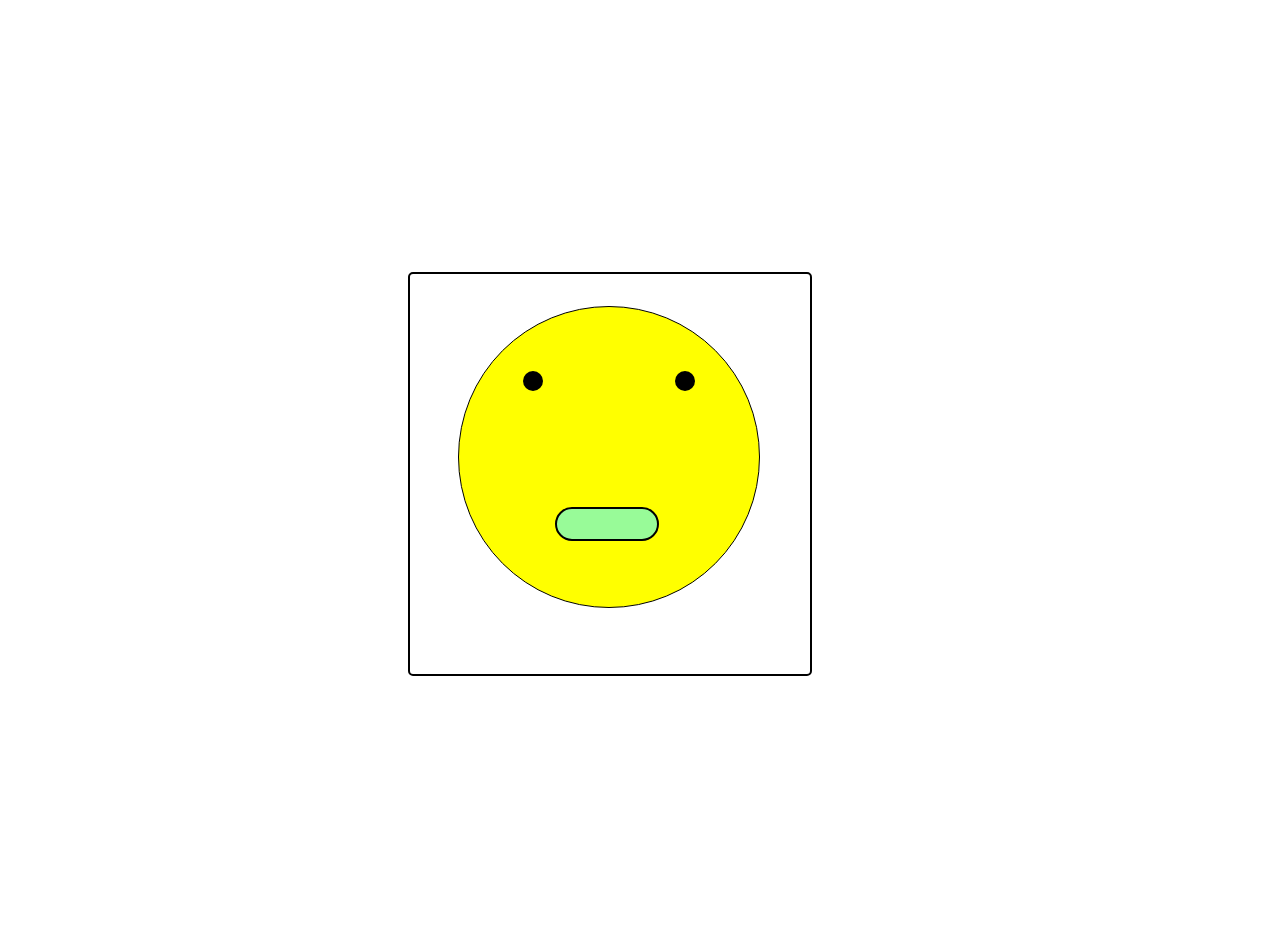
<file: New folder/index.html>
<!DOCTYPE html>
<html lang="en">
<head>
    <meta charset="UTF-8">
    <meta name="viewport" content="width=device-width, initial-scale=1.0">
    <title>Document</title>
    <link rel="stylesheet" href="index.css">
</head>
<body>
    <div class="main">
<div class="face">
<div class="eye"></div>
<div class="eye"></div>
<div class="mouth"></div>


</div>



    </div>
</body>
</html>
</file>
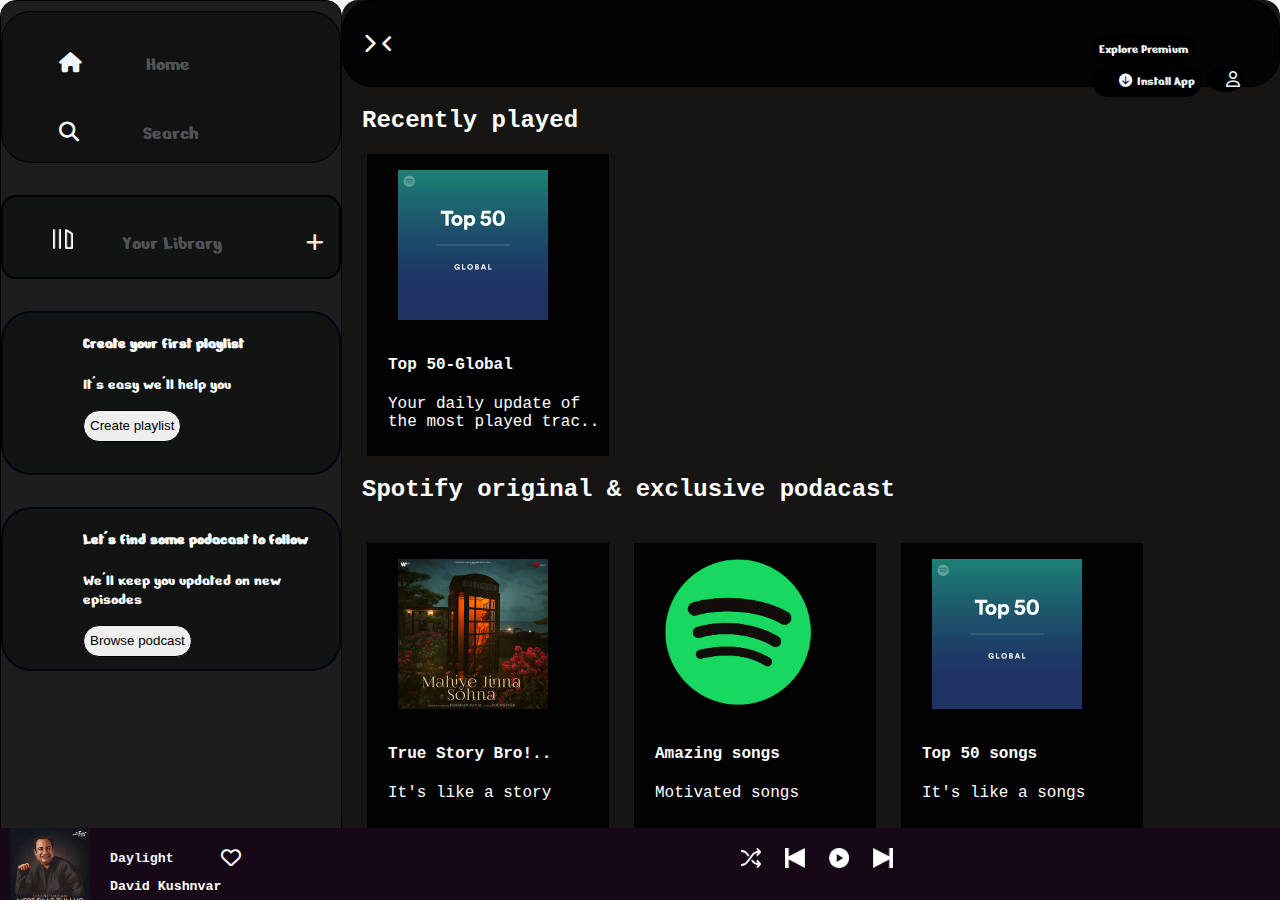
<file: zz.html>
<!DOCTYPE html>
<html lang="en">
<head>
    <meta charset="UTF-8">
    <meta name="viewport" content="width=device-width, initial-scale=1.0">
    <link rel="icon" href="logo.png">
    <title>Spotify-web player :music for everyone</title>
   
    <link rel="stylesheet" href="zz.css">
    <link rel="preconnect" href="https://fonts.googleapis.com">
<link rel="preconnect" href="https://fonts.gstatic.com" crossorigin>
<link href="https://fonts.googleapis.com/css2?family=Nerko+One&display=swap" rel="stylesheet">
    <link rel="stylesheet" href="https://cdnjs.cloudflare.com/ajax/libs/font-awesome/6.6.0/css/all.min.css">
</head>
<body>


    <div class="main"> 
    
      
        <div class="side">
            <div class="nav">
            <div class="home"><i class="fa-solid fa-house"></i><a href="Home">Home</a> </div>
            <div class="home"><i class="fa-solid fa-magnifying-glass"></i><a href="search">Search</a></div>


        </div>
    
    <div class="main_library">
<div class="library"> <img src="library_icon.png" alt="Library"> <a href="">Your Library</a>
    <i class="fa-solid fa-plus"></i>
</div>
  </div>
    
  <div class="last">
<div class="create_playlist">
<h4>Create your first playlist</h4>
<p>It's easy we'll help you</p>
<button>Create playlist</button>


</div>
<div class="create_playlist">
<h4>Let's find some podacast to follow</h4>
<p>We'll keep you updated on new episodes</p>
<button>Browse podcast</button>


</div>


  </div>
  


    </div>
       
        
        <div class="menu">

<div class="navi">

<div class="near">
    <i class=" ii fa-solid fa-chevron-right"></i>
    <i class=" ii fa-solid fa-angle-left"></i></div>
    <div class="next">
        <button>Explore Premium</button>
        <button><i class="fa-solid fa-circle-arrow-down"></i>Install App</button>
        <i class="fa-regular fa-user"></i>
    </div></div>

    <div class="mains">
<h2>Recently played</h2>

<div class="cards">
<div class="imgs">
    <img src="card1img.jpeg" alt="imges">
</div>
<div class="desc">
    <h4>Top 50-Global</h4>
    <p>Your daily update of <br> the most played trac..</p>
</div>

</div>

</div>

<h2>Spotify original & exclusive podacast</h2>

<div class="songs">
    <div class="cardss">
<div class="imgs">
    <img src="card2img.jpeg" alt="a">
</div>
<div class="descc">
    <h4>True Story Bro!..</h4>
    <p>It's like a story</p>

</div>
</div>


<div class="cardss">
    <div class="imgs">
        <img src="logo.png" alt="a">
    </div>
    <div class="descc">
        <h4>Amazing songs</h4>
        <p>Motivated songs</p>
    
    </div>
    </div>

    <div class="cardss">
        <div class="imgs">
            <img src="card1img.jpeg" alt="a">
        </div>
        <div class="descc">
            <h4>Top 50 songs</h4>
            <p>It's like a songs</p>
        
        </div>
        </div>
        <div class="cardss">
            <div class="imgs">
                <img src="card5img.jpeg" alt="a">
            </div>
            <div class="descc">
                <h4>global songs</h4>
                <p>It's like a world</p>
            
            </div>
            </div>
            <div class="cardss">
                <div class="imgs">
                    <img src="card4img.jpeg" alt="a">
                </div>
                <div class="descc">
                    <h4>Daddy Bro!..</h4>
                    <p>Ready south indian songs/p>
                
                </div>
                </div>
                <div class="cardss">
                    <div class="imgs">
                        <img src="card3img.jpeg" alt="a">
                    </div>
                    <div class="descc">
                        <h4>Rahat ali khan</h4>
                        <p>Sad boys songs</p>
                    
                    </div>
                    </div>

 </div>

 <br><br><br><br><br>
 <hr>
<br>
<br><br>
</div>
    <div class="bottom">
<div class="left">
<div class="imagess">
<img src="card3img.jpeg" alt="song"></div>
<div class="description">
    <h5>Daylight
        <p>David Kushnvar</p>
    </h5>
   
</div>
<div class="last"><i class="fa-regular fa-heart"></i></div>

</div>
<div class="middle">
<div class="music-bar">
<img src="player_icon1 (1).png" alt="ii">
<img src="player_icon2.png" alt="a">
<img src="player_icon3.png" alt="aa">
<img src="player_icon4.png" alt="aa">
</div>
</div>
<div class="right"></div>
</div>
</div>
    
   
</body>
</html>
</file>
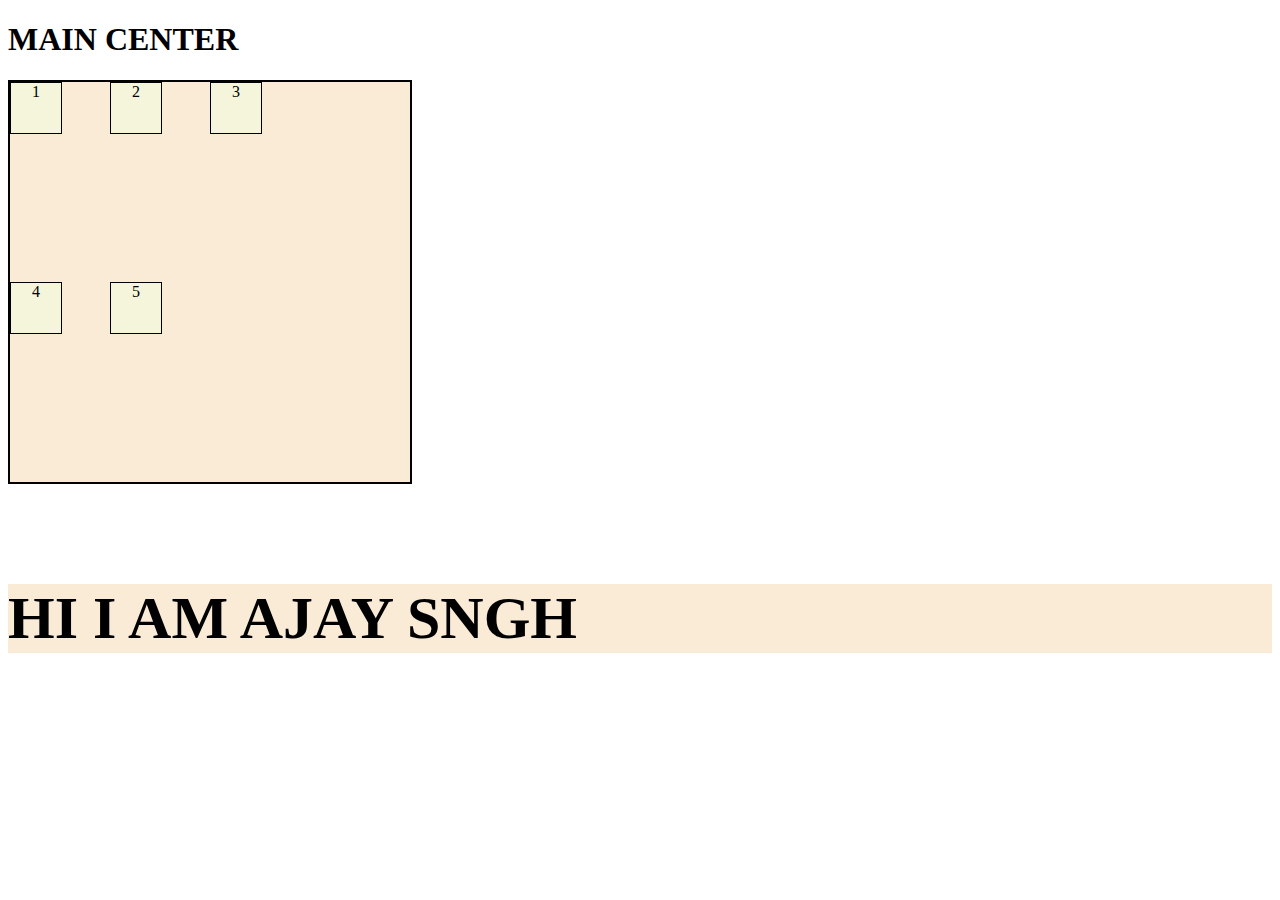
<file: New folder/grid.html>
<!DOCTYPE html>
<html lang="en">
<head>
    <meta charset="UTF-8">
    <meta name="viewport" content="width=device-width, initial-scale=1.0">
    <title>Document</title>
    <link rel="stylesheet" href="grid.css">
</head>
<body>
    <h1>MAIN CENTER</h1>
    <div class="main">
                   <div class="box">1</div>
                   <div class="box">2</div>
                   <div class="box">3</div>
                   <div class="box">4</div>
                   <div class="box">5</div>
    </div>
<h5>HI I AM AJAY SNGH </h5>


</body>
</html>
</file>
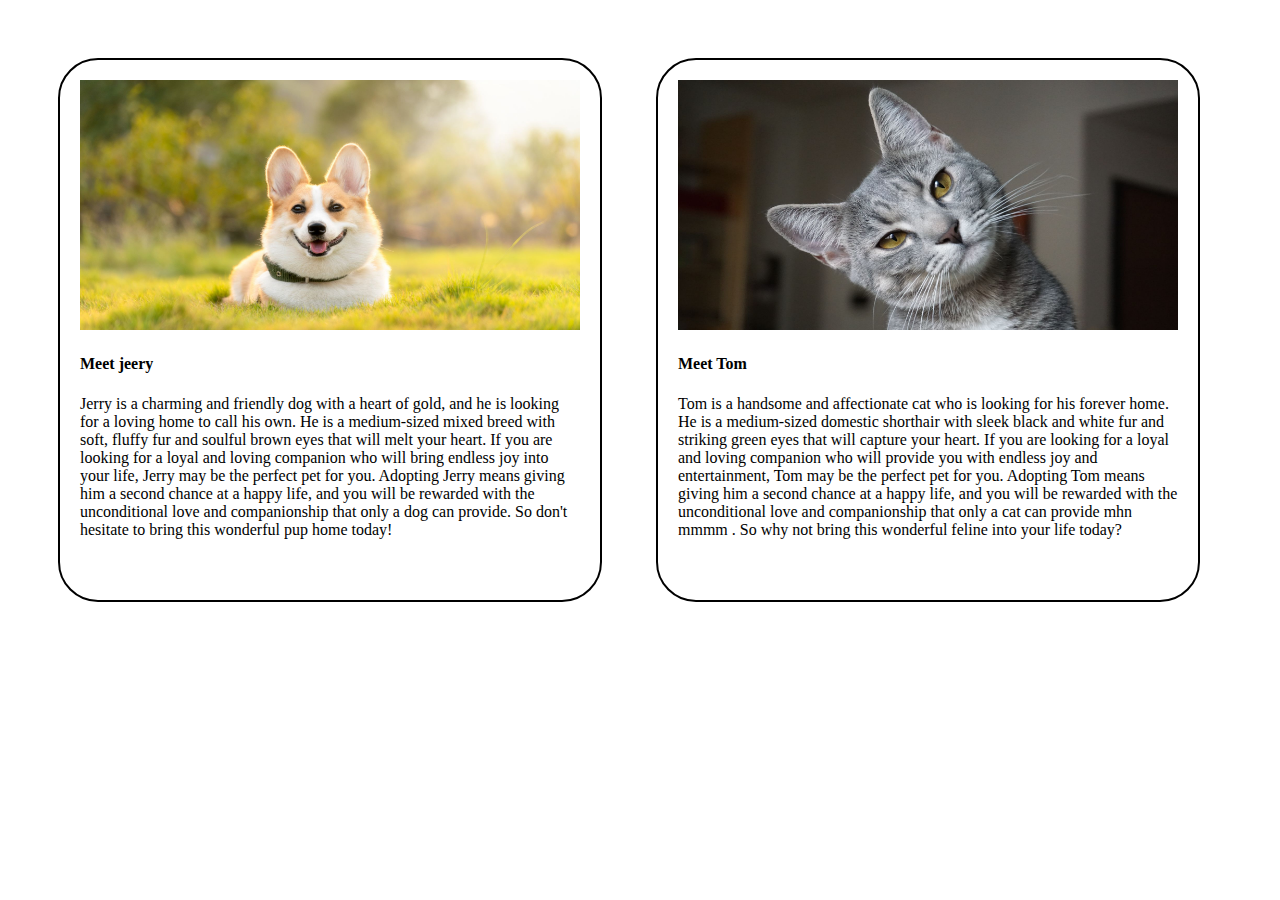
<file: New folder/pet.html>
<!DOCTYPE html>
<html lang="en">
<head>
    <meta charset="UTF-8">
    <meta name="viewport" content="width=device-width, initial-scale=1.0">
    <title>Document</title>
    <link rel="stylesheet" href="pet.css">
</head>
<body>
    <div class="main">
<div class="face"><img src="dog.jpg" alt="dog"></div>
<div class="dog">
<h4>Meet jeery</h4>
<p> Jerry is a charming and friendly dog with a heart of gold, and he is
    looking for a loving home to call his own. He is a medium-sized mixed
    breed with soft, fluffy fur and soulful brown eyes that will melt your
    heart. If you are looking for a loyal and loving companion who will
    bring endless joy into your life, Jerry may be the perfect pet for
    you. Adopting Jerry means giving him a second chance at a happy life,
    and you will be rewarded with the unconditional love and companionship
    that only a dog can provide. So don't hesitate to bring this wonderful
    pup home today!</p>
</div>


    </div>
   


        <div class="main">
            <div class="face"><img src="cat.jpg" alt="dog"></div>
            <div class="dog">
            <h4>Meet Tom</h4>
            <p>   Tom is a handsome and affectionate cat who is looking for his forever
                home. He is a medium-sized domestic shorthair with sleek black and
                white fur and striking green eyes that will capture your heart. If you
                are looking for a loyal and loving companion who will provide you with
                endless joy and entertainment, Tom may be the perfect pet for you.
                Adopting Tom means giving him a second chance at a happy life, and you
                will be rewarded with the unconditional love and companionship that
                only a cat can provide mhn mmmm . So why not bring this wonderful
                feline into your life today?</p>
            </div>
            

    </div>
</body>
</html>
</file>
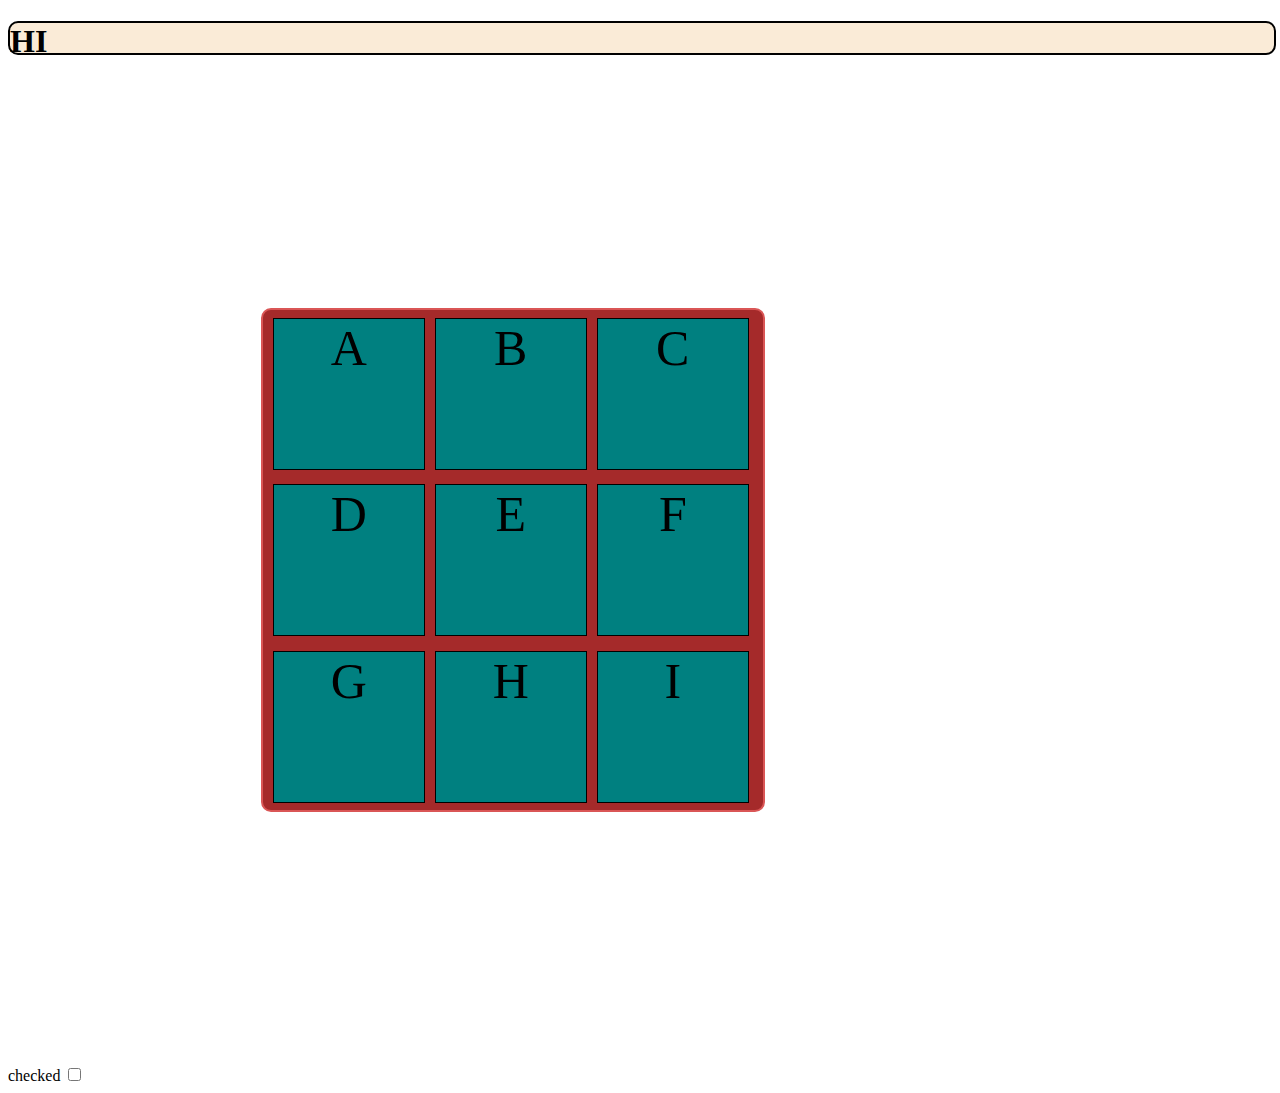
<file: New folder/zf.html>
<!DOCTYPE html>
<html lang="en">
<head>
    <meta charset="UTF-8">
    <meta name="viewport" content="width=device-width, initial-scale=1.0">
    <title>Document</title>
    <link rel="stylesheet" href="zf.css">
</head>
<body>
    <h1>HI</h1>
   <div class="main">
<div class="alpha">A</div>
<div class="alpha">B</div>
<div class="alpha">C</div>
<div class="alpha">D</div>
<div class="alpha">E</div>
<div class="alpha">F</div>
<div class="alpha">G</div>
<div class="alpha">H</div>
<div class="alpha">I</div>
</div>

<label for="check">checked</label>
<input type="checkbox">

</body>
</html>
</file>
<file: New folder/index.css>
.main{
    height: 400px;
    width: 400px;
    border: 2px solid black;
    border-radius: 5px;
    margin: 17rem;
    margin-left: 25rem;
}

.face{
    height: 300px;
    width: 300px;
    border: 1px solid black;
    background-color: yellow;
    border-radius: 50%;
    margin: 2rem;
    margin-left: 3rem;
}

.eye{
    height: 20px;
    width: 20px;
    background-color:black;
    border: 2px ssolid black;
    border-radius: 50%;
    display: inline-block;
    margin: 4rem;
    position: relative;
}

.mouth{
    height: 30px;
    width: 100px;
    border: 2px solid black;
    background-color: palegreen;
    margin: 4rem;
    margin-left: 6rem;
    border-radius: 20px;
    margin-top: 3rem;
}
.main:hover{
    box-shadow: 3px 3px 3px 3px gold;
}
</file>
<file: zz.css>
body{
    
        font-family: "Nerko One", cursive;
        font-weight: 400;
        font-style: normal;
      
      
    margin: 0;
    background-color: black;
    overflow: hidden;
}
.main{
    height: 100vh;
    width: 100%;
    background-color: rgb(248, 246, 246);
    display: flex;

}

/* .navbar{
    background-color: turquoise;
    position: fixed;
    width: 100%;
    height: 100px;
    margin-bottom: 3rem;
} */

.side{
  
    width: 340px;
    background-color: rgba(0, 0, 0, 0.882);
    border: 1px solid black;
    border-radius: 1rem;
    overflow: auto;
  /*  margin-top: 6rem;*/
   
}
.menu{
    background-color: rgb(23, 20, 20);
   /* margin-top: 6rem;*/
    flex: 1;/* kajhta h jisko jitni jgha chhaiye utni de do baaki muje de do*/
    border-radius: 1rem;
    overflow: auto;/*jarurat hone pr scroll bar dikhai dega*/
}
.bottom{
    background-color: rgb(22, 8, 22);
    position: fixed;
    bottom: 0px;
    width: 100%;
    height: 72px;
}
.home{
    margin: 2rem;
  
}
.nav{
    height: 150px;
    border-radius: 30px;
    border: 1px solid black;
    background-color:rgba(0, 0, 0, 0.373);
    margin-top: 10px;
    box-shadow: 1px 1px 1px 1px rgba(128, 128, 128, 0);
}

.home{
    padding: 5px;
    padding-top: 0.5rem;

}

.home a{
    text-decoration: none;
    margin: 4rem;
    color: rgba(240, 248, 255, 0.304);
    font-size: 20px;
}
.home i{
    text-decoration: none;
    font-size: 20px;
    margin-left: 20px;
    color: aliceblue;
    
}
.home i:hover{
    box-shadow: 1px 1px 1px 1px rgb(0, 0, 0);
}
.home a:hover{
    box-shadow: 1px 1px 1px 1px rgb(0, 0, 0);
}



.main_library {
    height: 80px;
    background-color: rgba(6, 8, 8, 0.475);
    border: 2px solid black;
    margin-top: 10px;
    border-radius: 15px;
    margin-top: 2rem;
}

.main_library .library{
    margin-top: 2rem;
}

.main_library .library img{
    height: 20px;
    padding-left: 50px;
    
}

.main_library .library a{
    text-decoration: none;
    font-size: 20px;
    padding-left: 45px;
    color: rgba(240, 248, 255, 0.304);
}

.main_library .library i{
    padding-left: 5rem;
    font-size: 20px;
    color: antiquewhite;

}

.main_library .library i :hover{
    border: 1px solid black;

    box-shadow: 1px 1px 1px 1px rgb(156, 18, 18);
}

.last .create_playlist{

    height: 160px;
    border: 2px solid rgb(4, 4, 19);
    background-color: rgba(6, 8, 8, 0.475);
    margin-top: 2rem;
    border-radius: 30px;
    padding-left: 5rem;

}
h4,p{
    color: grey;
}

button{
    border: 1px solid black;
    border-radius: 2em;
    height: 2rem;
}
.navi{
    height: 85px;
    border-radius: 30px;
    border: 1px solid black;
    background-color:rgba(0, 0, 0, 0.758);
  /*  margin-top: 10px;*/
    display: flex;
    box-shadow: 1px 1px 1px 1px rgba(128, 128, 128, 0);
    position:sticky;
    z-index: 10;
}

.navi .near  {
    height: 100%;
    width:30%;
              font-size: 20px;
              margin-top:2rem;
              margin-left: 20px;
              position: sticky;
}




.navi .next {
    margin-left:32rem;
    bottom: 25px;
    margin-top: 2rem;
    padding-left: 15px;
    
}
.navi .next i{
    
    padding-left: 15px;
  background-color: black;
  color: aliceblue;
  border: 5px solid black;
  border-radius: 50%;
}

.navi .next button{
    background-color: black;
    color: aliceblue;
    font-family: "Nerko One", cursive;
    font-weight: 400;
    font-style: normal;
  
  
}
.ii{
    color: white;
}

h2{
    color: white;
    padding-left: 20px;
    font-family: 'Courier New', Courier, monospace;
}


.mains .cards{
    height:300px;
    width: 240px;
    border: 1px solid rgb(0, 0, 0,0.5);
margin-left: 25px;
background-color:rgba(0, 0, 0, 0.9);
}
.mains .cards:hover{
background-color: black;
    box-shadow: 2px 2px 2px 2px black;

}


.mains .cards .imgs img{
    height: 150px;
    padding-left:30px ;
    padding-top: 15px;
}

.mains .cards .desc{
    margin-top: 0px;
    font-family: 'Courier New', Courier, monospace;
    padding-left:20px ;
    padding-top: 10px;
   

}
h4,p{
    color: white;
}


.songs{
    display: flex;
    flex-wrap: wrap;
   

}

.songs .cardss{
    height:300px;
    width: 240px;
    border: 1px solid rgb(0, 0, 0,0.5);
margin-left: 25px;
background-color:rgba(0, 0, 0, 0.9);
margin-top: 20px;

}

.songs .cardss .imgs img{
    height: 150px;
    padding-left:30px ;
    padding-top: 15px;
}
.songs .cardss .descc{
    margin-top: 0px;
    font-family: 'Courier New', Courier, monospace;
    padding-left:20px ;
    padding-top: 10px;
   

}

.bottom{
    display: flex;
    flex-wrap: wrap;
}
.bottom .left{
    display: flex;
    margin-left: 10px;
}

.bottom .left .imagess img{
    height: 80px;
    width: 80px;
}

.bottom .left .description{
  
    margin-left: 20px;
    font-family: 'Courier New', Courier, monospace;
    padding-top:1px;
   bottom: 2px;
}

.bottom .left .last i{
    margin-top: 20px;
    color: white;
    font-size: 20px;


    
}

.middle .music-bar{
    margin-left: 30rem;
    padding: 10px;
}


.middle .music-bar img{
    height: 20px;
    width: 20px;padding: 10px;
}
h5{
    color: aliceblue;
}
</file>
<file: New folder/grid.css>
.main{
    height: 400px;
    width: 400px;
    border: 2px solid black;
    background-color: antiquewhite;
    display: grid;
    grid-template-columns: 100px 100px 100px;
}


.box{
    height:50px;
    width: 50px;
    border: 1px solid black;
    background-color: beige;
    text-align: center;
}

h5{
    background-color: antiquewhite;
    font-size: 60px;
    animation:kk 5s infinite;
}

@keyframes kk{
    from{font-size: 10px;background-color: blue;}
    to{
        font-size: 30px;background-color: yellowgreen;
    }
}
</file>
<file: New folder/pet.css>
.main{
    
height: 500px;
width: 500px;
border: 2px solid black;
display: inline-block;
border-radius: 40px;
margin-top: 50px;
margin-left: 50px;
padding: 20px;

}
img{
    height:250px ;
    width: 100%;
}

.main:hover{
box-shadow: 3px 3px 3px 3px seagreen;


}
@media(width<500px)
{
    .main{
    
        height: 300px;
        width: 300px;
        border: 2px solid black;
        display: inline-block;
        border-radius: 20px;
        margin-top: 50px;
        margin-left: 50px;
        padding: 10px;
        
        }
        img{
            height:150px ;
            width: 50%;
        }
        p{
            font-size: 10px;
        }

}
@media(width<300px)
{
    .main{
    
        height:100px;
        width: 100px;
        border: 1px solid black;
        display: inline-block;
        border-radius: 20px;
        margin-top: 50px;
        margin-left: 50px;
        padding: 5px;
        
        }
        img{
            height:50px ;
            width: 25%;
        }
        p{
            font-size: 2px;
        }

}
</file>
<file: New folder/zf.css>
.main{
    height: 500px;
    width: 500px;
    border: 2px solid rgb(218, 86, 86);
    margin: 20%;
    border-radius: 10px;
    display: flex;
    flex-wrap: wrap;
    align-items: center;
}

.alpha{
height: 150px;
width: 150px;
border: 1px solid black;
align-items: center;
margin-left: 10px;
text-align: center;
background-color: teal;
font-size: 50px;

}

h1{
    height: 30px;
    width: 100%;
    border: 2px solid black;
    border-radius: 10px;
    background-color: antiquewhite;
}
@media(width>400px)
{
    .main{
        background-color: brown;
    }
}
</file>
